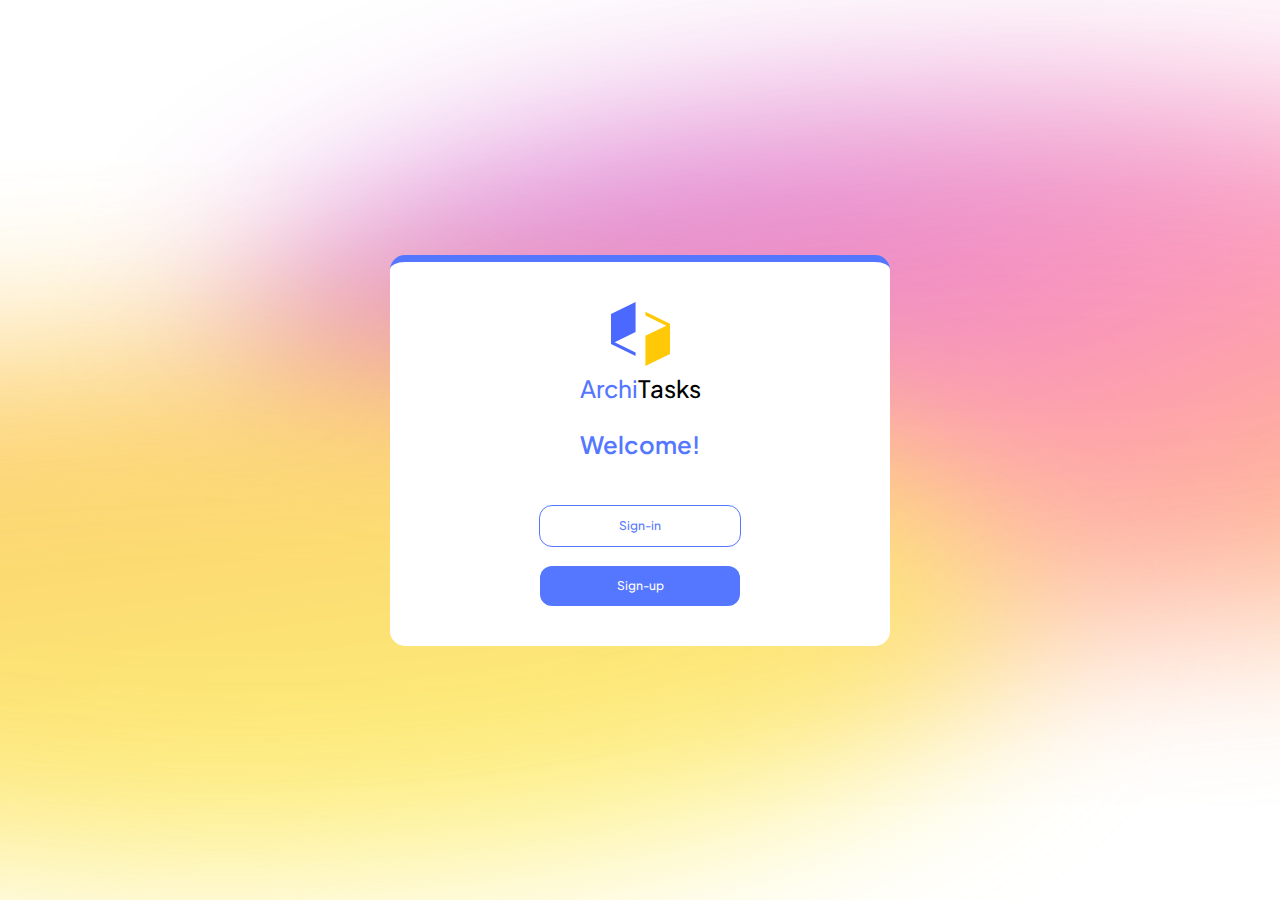
<file: index.html>
<!DOCTYPE html>
<html lang="en">
  <head>
    <meta charset="UTF-8" />
    <meta name="viewport" content="width=device-width, initial-scale=1.0" />
    <link rel="stylesheet" href="./css/reset.css" />
    <link rel="stylesheet" href="./css/common.css" />
    <title>Document</title>
  </head>
  <body>
    <div class="container">
      <div class="container_logo">
        <img class="container_logo_img" src="./images/logo.svg" alt="logo" />
        <p class="container_logo_text">
          <span class="text_blue">Archi</span>Tasks
        </p>
      </div>
      <h2 class="title">Welcome!</h2>
      <div class="container_btns">
        <button id="btnSignIn" class="btn btn-outline">Sign-in</button>
        <button id="btnSignUp" class="btn btn-full">Sign-up</button>
      </div>
    </div>
    <script src="./js/auth.js"></script>
  </body>
</html>
</file>
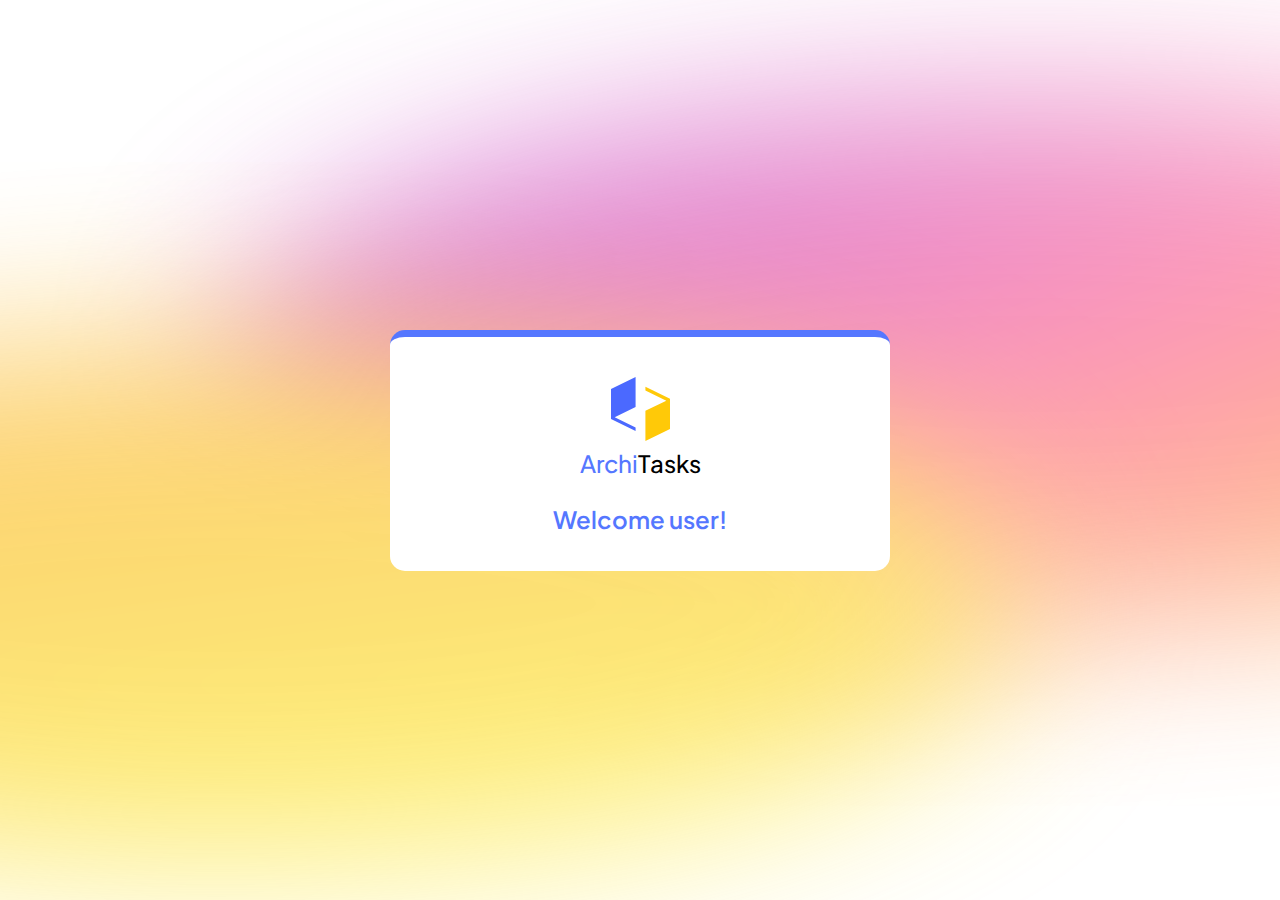
<file: complete.html>
<!DOCTYPE html>
<html lang="en">
<head>
  <meta charset="UTF-8">
  <meta name="viewport" content="width=device-width, initial-scale=1.0">
  <link rel="stylesheet" href="./css/reset.css" />
  <link rel="stylesheet" href="./css/common.css" />
  <title>Complete</title>
  
</head>
<body>
  <div class="container">
    <div class="container_logo">
      <img class="container_logo_img" src="./images/logo.svg" alt="logo" />
      <p class="container_logo_text">
        <span class="text_blue">Archi</span>Tasks
      </p>
    </div>
    <h2 class="title">Welcome user!</h2>
    
  </div>
</body>
</html>
</file>
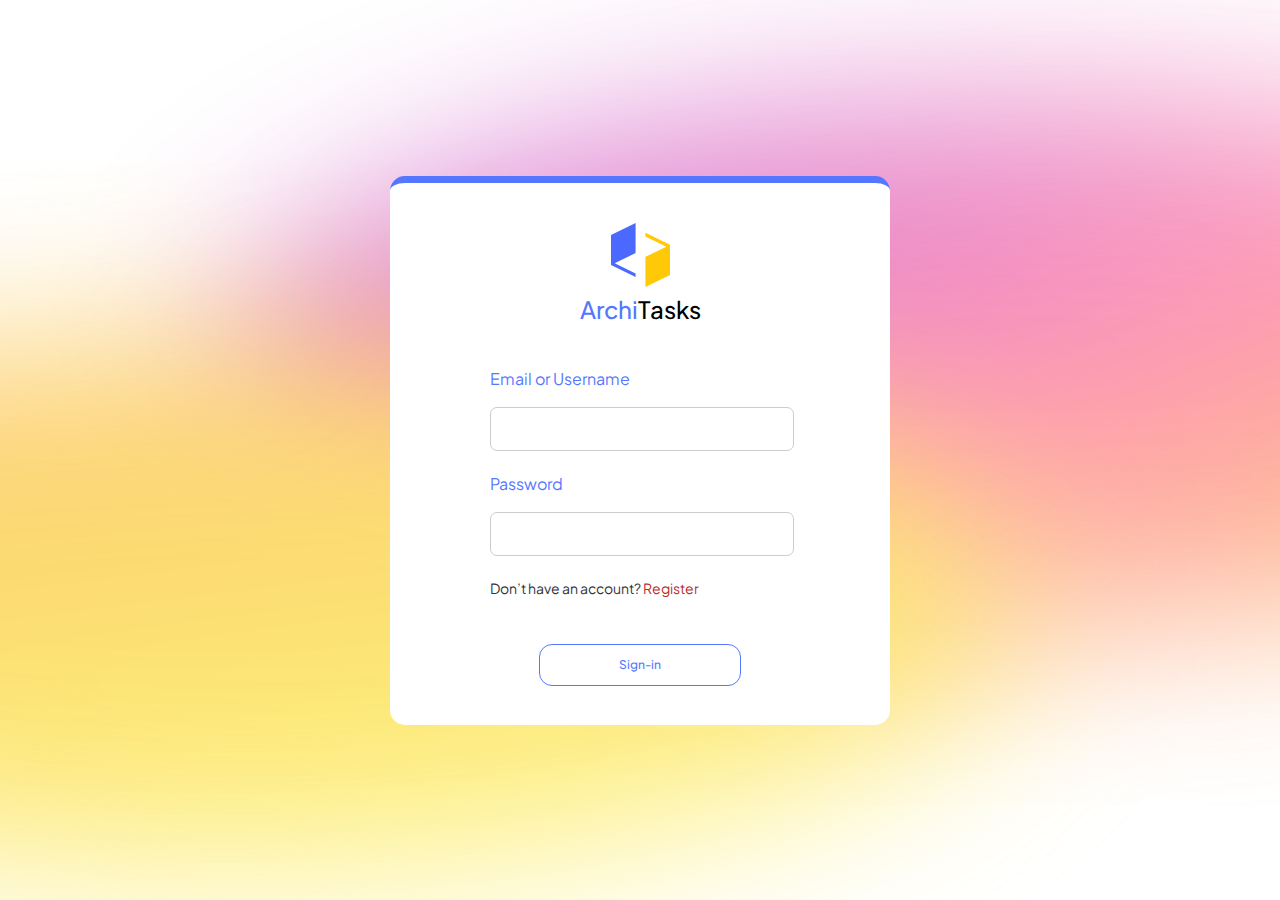
<file: sign-in.html>
<!DOCTYPE html>
<html lang="en">
  <head>
    <meta charset="UTF-8" />
    <meta name="viewport" content="width=device-width, initial-scale=1.0" />
    <link rel="stylesheet" href="./css/reset.css" />
    <link rel="stylesheet" href="./css/common.css" />
    <title>Sign-in</title>
  </head>
  <body>
    <div class="container">
      <div class="container_logo">
        <img class="container_logo_img" src="./images/logo.svg" alt="logo" />
        <p class="container_logo_text">
          <span class="text_blue">Archi</span>Tasks
        </p>
      </div>
      <div class="container_form">
        <label class="container_label">
          <p class="container_label_text">Email or Username</p>
          <input id="inputName" class="container_label_input" type="text" />
        </label>
        <label class="container_label">
          <p class="container_label_text">Password</p>
          <input id="inputPassword" class="container_label_input" type="password" />
        </label>
        <a class="container_redirect" href="/sign-up.html">
          Don’t have an account? <span class="text_red"> Register</span>
        </a>
      </div>
      <button id="btnSignIn" class="btn btn-outline">Sign-in</button>
    </div>
    <script src="./js/signIn.js"></script>
  </body>
</html>
</file>
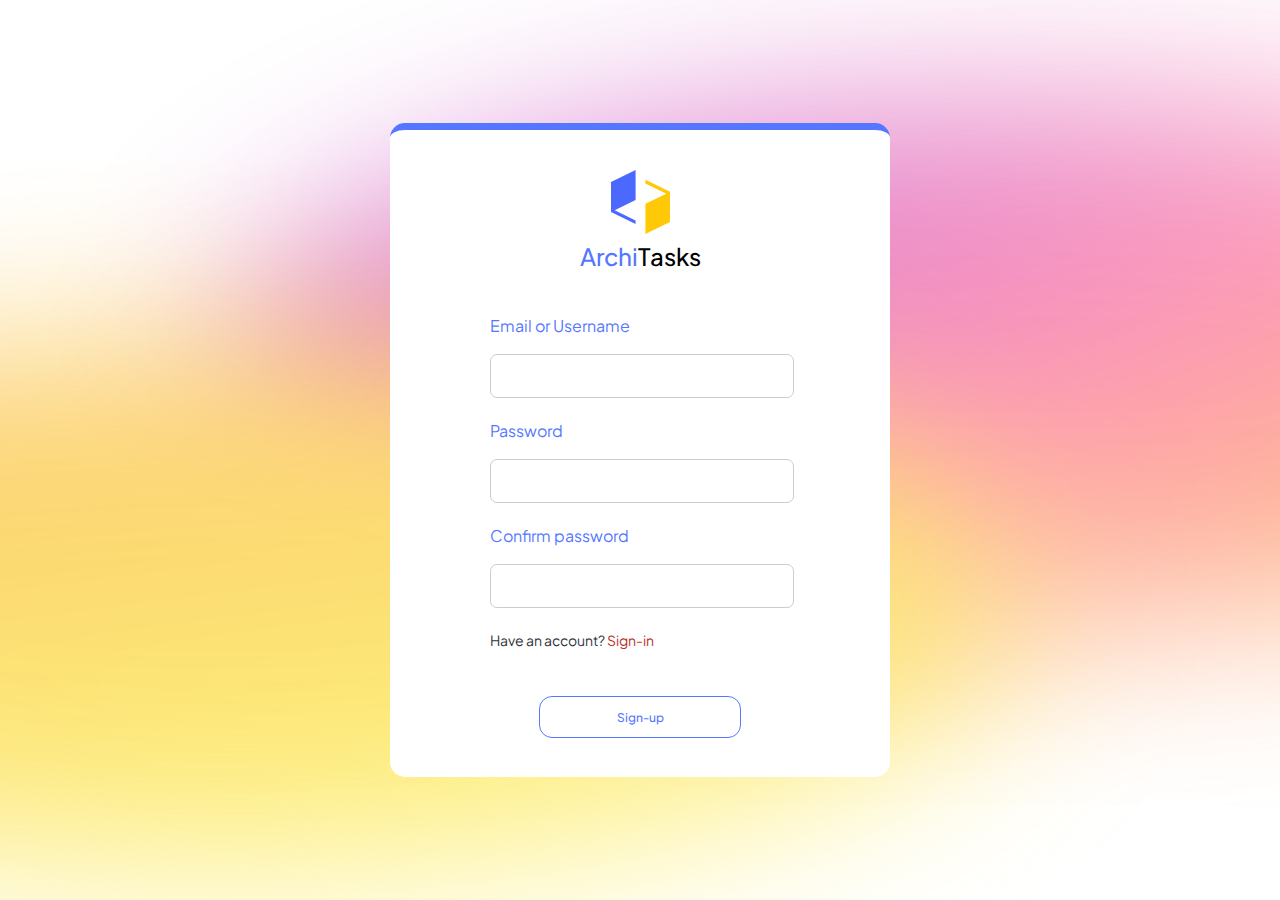
<file: sign-up.html>
<!DOCTYPE html>
<html lang="en">
  <head>
    <meta charset="UTF-8" />
    <meta name="viewport" content="width=device-width, initial-scale=1.0" />
    <link rel="stylesheet" href="./css/reset.css" />
    <link rel="stylesheet" href="./css/common.css" />
    <title>Sign-up</title>
  </head>
  <body>
    <div class="container">
      <div class="container_logo">
        <img class="container_logo_img" src="./images/logo.svg" alt="logo" />
        <p class="container_logo_text">
          <span class="text_blue">Archi</span>Tasks
        </p>
      </div>
      <div class="container_form">
        <label class="container_label">
          <p class="container_label_text">Email or Username</p>
          <input id="inputName" class="container_label_input" type="text" />
        </label>
        <label class="container_label">
          <p class="container_label_text">Password</p>
          <input id="inputPassword" class="container_label_input" type="password" />
        </label>
        <label class="container_label">
          <p class="container_label_text">Confirm password</p>
          <input id="inputConfirm" class="container_label_input" type="password" />
        </label>
        <a class="container_redirect" href="/sign-in.html">
          Have an account? <span class="text_red"> Sign-in</span>
        </a>
      </div>
      <button id="btnSignUp" class="btn btn-outline">Sign-up</button>
    </div>
    <script src="./js/signUp.js"></script>
  </body>
</html>
</file>
<file: css/common.css>
@import url("https://fonts.googleapis.com/css2?family=Plus+Jakarta+Sans:ital,wght@0,200..800;1,200..800&display=swap");
* {
  font-family: "Plus Jakarta Sans", sans-serif;
}

body {
  width: 100%;
  height: 100vh;
  display: flex;
  justify-content: center;
  align-items: center;
  background: url("../images/bg.svg");
  background-repeat: no-repeat;
  background-size: cover;
}

.text_blue {
  color: #5577FF;
}
.text_red {
  color: #B8302E;
}

.title {
  margin-top: 32px;
  font-size: 24px;
  color: #5577FF;
  font-weight: 600;
}

.btn {
  cursor: pointer;
  width: 200px;
  height: 40px;
  font-size: 12px;
  font-weight: 500;
  border-radius: 12px;
  border: none;
}
.btn-outline {
  background: none;
  color: #5577FF;
  outline: 1px solid #5577FF;
}
.btn-full {
  color: #FFF;
  background: #5577FF;
}

.container {
  min-width: 300px;
  display: flex;
  flex-direction: column;
  align-items: center;
  padding: 40px 100px;
  background: #FFF;
  border-top: 7px solid #5577FF;
  border-radius: 15px;
}
.container_logo {
  display: flex;
  flex-direction: column;
  row-gap: 10px;
  align-items: center;
}
.container_logo_text {
  font-size: 24px;
  font-weight: 500;
  color: #000;
}
.container_form {
  margin: 50px 0;
  display: flex;
  flex-direction: column;
  row-gap: 25px;
}
.container_label {
  width: 300px;
}
.container_label_text {
  font-size: 16px;
  color: #5577FF;
}
.container_label_input {
  transition-duration: 0.5s;
  margin-top: 20px;
  padding-left: 10px;
  width: calc(100% - 10px);
  height: 40px;
  border-radius: 7px;
  border: 1px solid #CCC;
}
.container_label_input:focus {
  transition-duration: 0.7s;
  outline: none;
  border: 1px solid #5577FF;
}
.container_redirect {
  text-decoration: none;
  font-size: 14px;
  color: #32343D;
}
.container_btns {
  margin-top: 50px;
  display: flex;
  flex-direction: column;
  row-gap: 20px;
}/*# sourceMappingURL=common.css.map */
</file>
